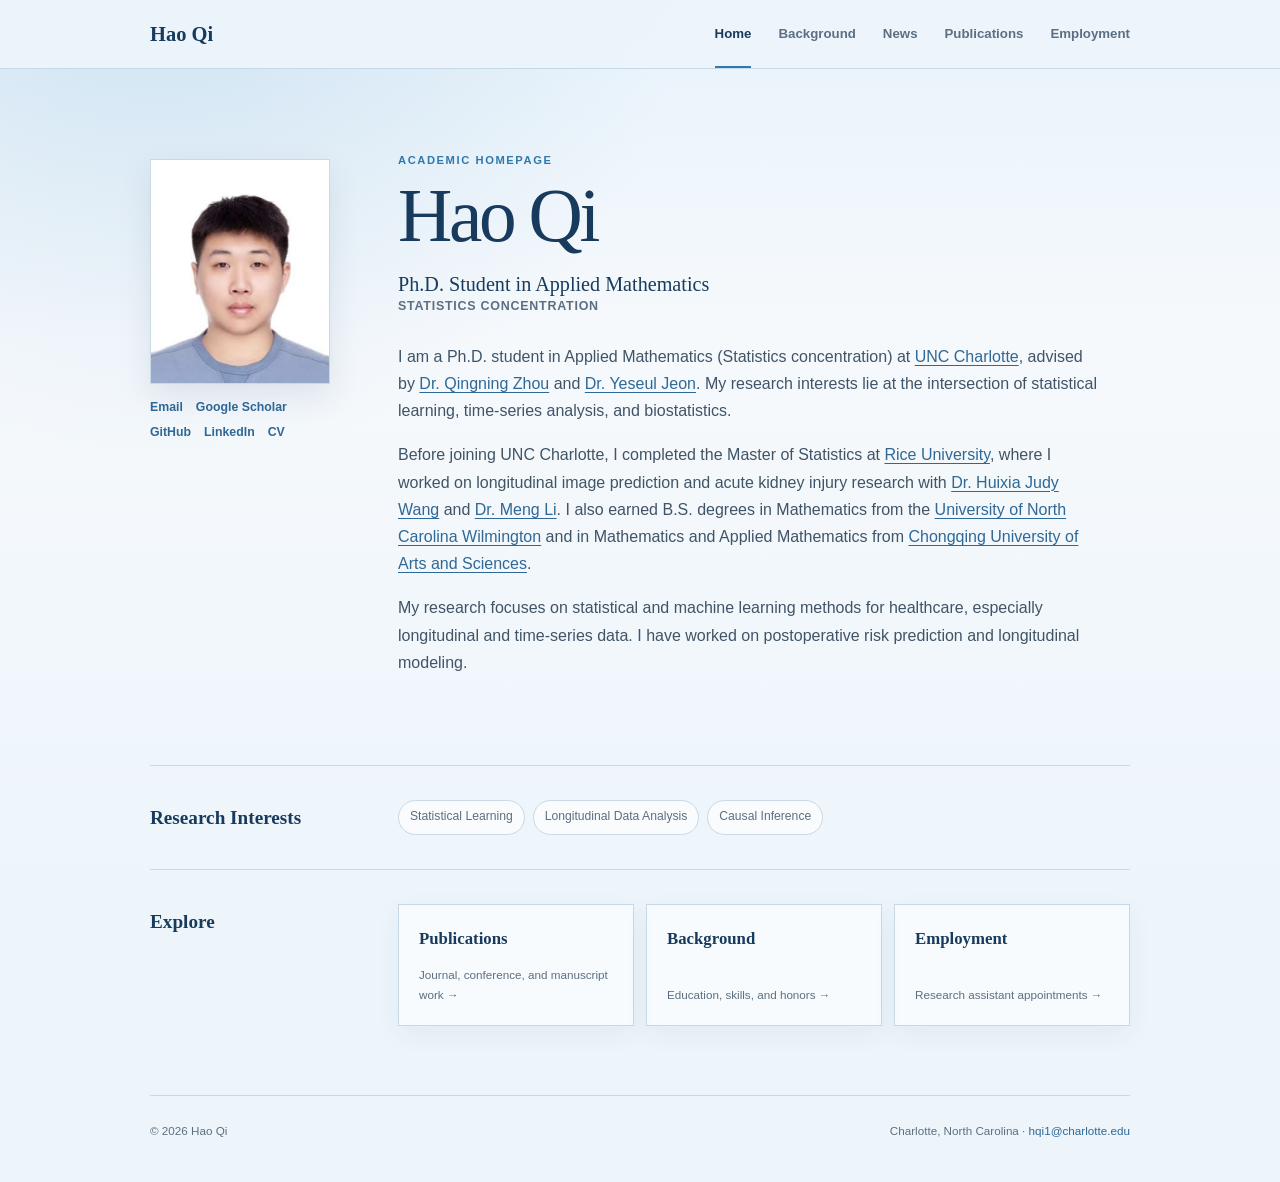
<file: index.html>
<!DOCTYPE html>
<html lang="en">
<head>
  <meta charset="UTF-8">
  <meta name="viewport" content="width=device-width, initial-scale=1.0">
  <title>Hao Qi | Academic Homepage</title>
  <meta name="description" content="Hao Qi is a Ph.D. student in Applied Mathematics (Statistics) at UNC Charlotte, working on statistical learning, time series, and biomedical data.">
  <meta name="author" content="Hao Qi">
  <meta name="theme-color" content="#edf5fb">
  <meta property="og:type" content="website">
  <meta property="og:url" content="https://qih33333.github.io/">
  <meta property="og:title" content="Hao Qi | Academic Homepage">
  <meta property="og:description" content="Ph.D. student in Applied Mathematics (Statistics) at UNC Charlotte.">
  <link rel="icon" href="profile.jpg" type="image/jpeg">
  <link rel="stylesheet" href="styles.css">
  <script type="application/ld+json">
  {
    "@context": "https://schema.org",
    "@type": "Person",
    "name": "Hao Qi",
    "url": "https://qih33333.github.io/",
    "image": "https://qih33333.github.io/profile.jpg",
    "email": "mailto:hqi1@charlotte.edu",
    "jobTitle": "Ph.D. Student in Applied Mathematics (Statistics)",
    "affiliation": {"@type": "CollegeOrUniversity", "name": "University of North Carolina at Charlotte"},
    "sameAs": ["https://scholar.google.com/citations?user=Q3fgVZwAAAAJ&hl=en", "https://github.com/qih33333", "https://www.linkedin.com/in/hao-qi-rice333/"]
  }
  </script>
</head>
<body>
  <a class="skip-link" href="#main-content">Skip to content</a>
  <header class="site-header">
    <div class="nav-shell">
      <a class="site-name" href="index.html">Hao Qi</a>
      <button class="menu-toggle" type="button" aria-expanded="false" aria-controls="site-nav">
        <span></span><span></span><span></span><span class="sr-only">Open navigation</span>
      </button>
      <nav class="site-nav" id="site-nav" aria-label="Main navigation">
        <a href="index.html" aria-current="page">Home</a>
        <a href="background.html">Background</a>
        <a href="news.html">News</a>
        <a href="publications.html">Publications</a>
        <a href="employment.html">Employment</a>
      </nav>
    </div>
  </header>

  <main id="main-content" class="site-main">
    <section class="intro-section">
      <div class="portrait-column">
        <img class="profile-photo" src="profile.jpg" alt="Portrait of Hao Qi" width="220" height="280">
        <div class="profile-links" aria-label="Contact and profiles">
          <a href="mailto:hqi1@charlotte.edu">Email</a>
          <a href="https://scholar.google.com/citations?user=Q3fgVZwAAAAJ&hl=en" target="_blank" rel="noopener">Google Scholar</a>
          <a href="https://github.com/qih33333" target="_blank" rel="noopener">GitHub</a>
          <a href="https://www.linkedin.com/in/hao-qi-rice333/" target="_blank" rel="noopener">LinkedIn</a>
          <a href="CV.pdf" target="_blank" rel="noopener">CV</a>
        </div>
      </div>

      <div class="intro-copy">
        <p class="eyebrow">Academic homepage</p>
        <h1>Hao Qi</h1>
        <p class="role">Ph.D. Student in Applied Mathematics <span>Statistics Concentration</span></p>

        <div class="about-copy">
          <p>
            I am a Ph.D. student in Applied Mathematics (Statistics concentration) at
            <a href="https://www.charlotte.edu/" target="_blank" rel="noopener">UNC Charlotte</a>, advised by
            <a href="https://sites.google.com/view/qingningzhou" target="_blank" rel="noopener">Dr. Qingning Zhou</a> and
            <a href="https://sites.google.com/view/jeons9677" target="_blank" rel="noopener">Dr. Yeseul Jeon</a>.
            My research interests lie at the intersection of statistical learning, time-series analysis, and biostatistics.
          </p>
          <p>
            Before joining UNC Charlotte, I completed the Master of Statistics at
            <a href="https://www.rice.edu/" target="_blank" rel="noopener">Rice University</a>, where I worked on
            longitudinal image prediction and acute kidney injury research with
            <a href="https://profiles.rice.edu/faculty/huixia-judy-wang" target="_blank" rel="noopener">Dr. Huixia Judy Wang</a> and
            <a href="https://profiles.rice.edu/faculty/meng-li" target="_blank" rel="noopener">Dr. Meng Li</a>.
            I also earned B.S. degrees in Mathematics from the
            <a href="https://uncw.edu/" target="_blank" rel="noopener">University of North Carolina Wilmington</a>
            and in Mathematics and Applied Mathematics from
            <a href="https://www.cqwu.edu.cn/" target="_blank" rel="noopener">Chongqing University of Arts and Sciences</a>.
          </p>
          <p>
            My research focuses on statistical and machine learning methods for healthcare, especially longitudinal and time-series
            data. I have worked on postoperative risk prediction and longitudinal modeling.
          </p>
        </div>
      </div>
    </section>

    <section class="home-section" aria-labelledby="interests-title">
      <div class="section-label"><h2 id="interests-title">Research Interests</h2></div>
      <div class="section-content interest-list">
        <span>Statistical Learning</span>
        <span>Longitudinal Data Analysis</span>
        <span>Causal Inference</span>
      </div>
    </section>

    <section class="home-section home-links" aria-labelledby="explore-title">
      <div class="section-label"><h2 id="explore-title">Explore</h2></div>
      <div class="section-content explore-grid">
        <a href="publications.html"><strong>Publications</strong><span>Journal, conference, and manuscript work →</span></a>
        <a href="background.html"><strong>Background</strong><span>Education, skills, and honors →</span></a>
        <a href="employment.html"><strong>Employment</strong><span>Research assistant appointments →</span></a>
      </div>
    </section>
  </main>

  <footer class="site-footer">
    <p>© 2026 Hao Qi</p>
    <p>Charlotte, North Carolina · <a href="mailto:hqi1@charlotte.edu">hqi1@charlotte.edu</a></p>
  </footer>
  <script src="script.js"></script>
</body>
</html>
</file>
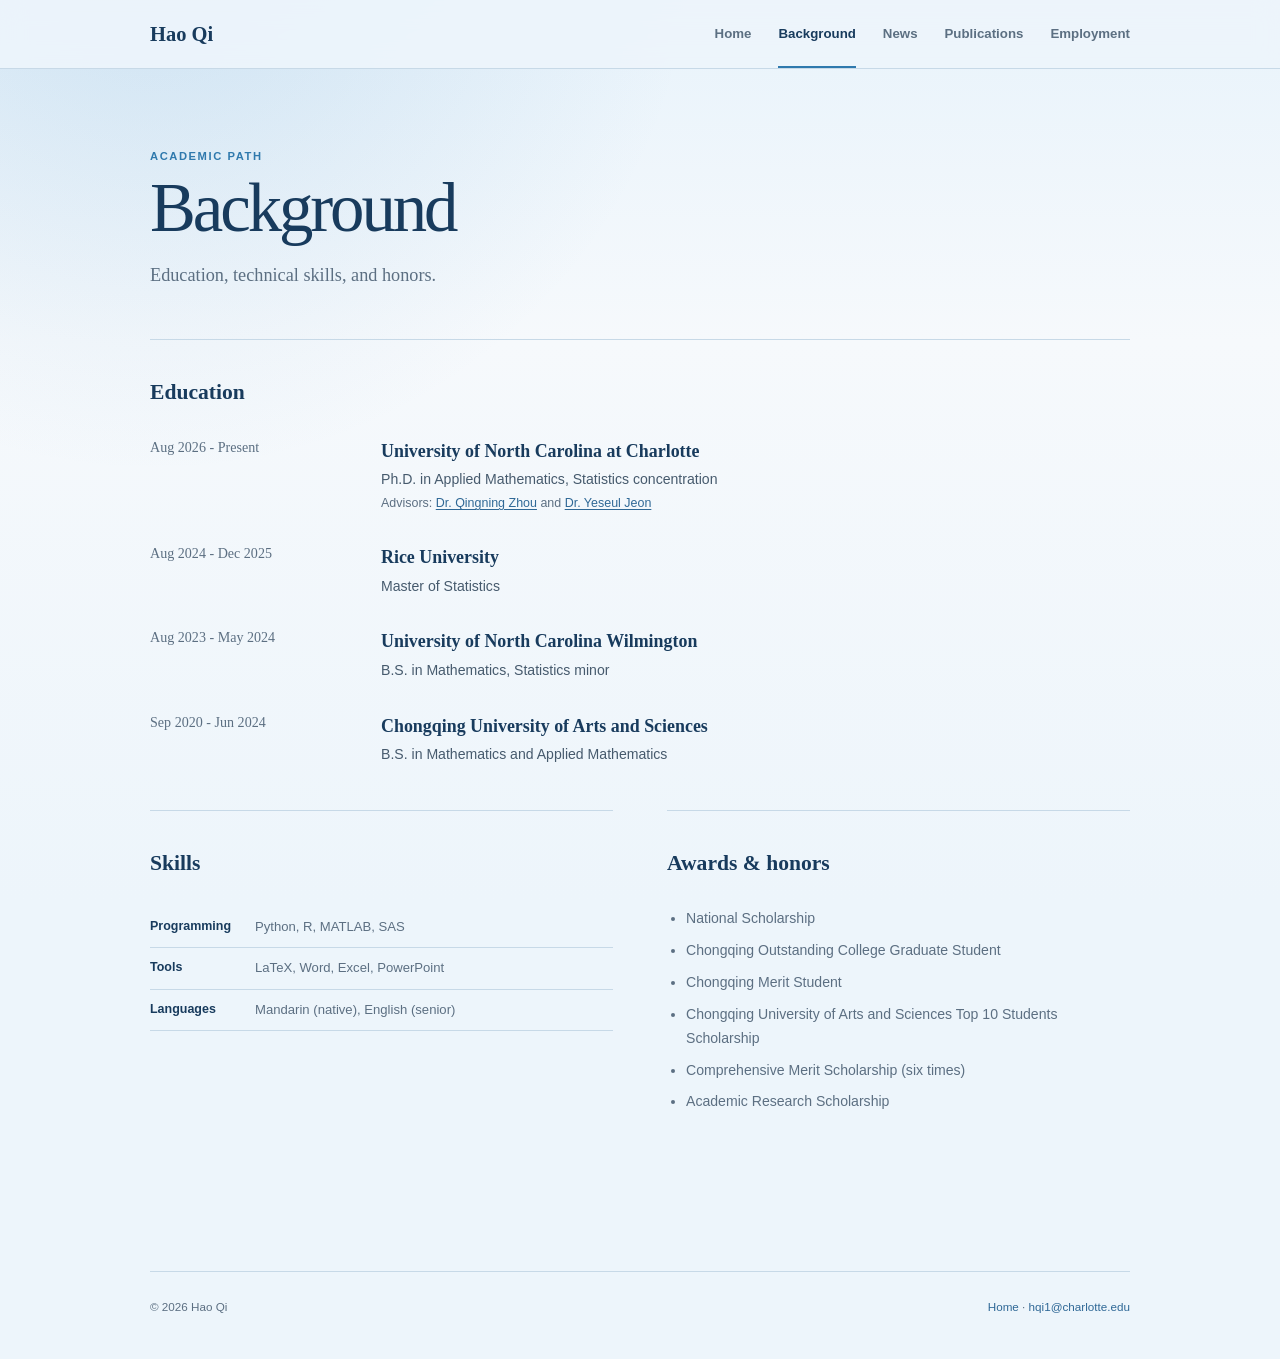
<file: background.html>
<!DOCTYPE html>
<html lang="en">
<head>
  <meta charset="UTF-8">
  <meta name="viewport" content="width=device-width, initial-scale=1.0">
  <title>Background | Hao Qi</title>
  <meta name="description" content="Education, technical skills, and honors of Hao Qi.">
  <meta name="theme-color" content="#edf5fb">
  <link rel="icon" href="profile.jpg" type="image/jpeg">
  <link rel="stylesheet" href="styles.css">
</head>
<body>
  <a class="skip-link" href="#main-content">Skip to content</a>
  <header class="site-header">
    <div class="nav-shell">
      <a class="site-name" href="index.html">Hao Qi</a>
      <button class="menu-toggle" type="button" aria-expanded="false" aria-controls="site-nav">
        <span></span><span></span><span></span><span class="sr-only">Open navigation</span>
      </button>
      <nav class="site-nav" id="site-nav" aria-label="Main navigation">
        <a href="index.html">Home</a>
        <a href="background.html" aria-current="page">Background</a>
        <a href="news.html">News</a>
        <a href="publications.html">Publications</a>
        <a href="employment.html">Employment</a>
      </nav>
    </div>
  </header>

  <main id="main-content" class="site-main inner-page">
    <header class="page-header">
      <p class="eyebrow">Academic path</p>
      <h1>Background</h1>
      <p>Education, technical skills, and honors.</p>
    </header>

    <section class="background-section" aria-labelledby="education-title">
      <h2 id="education-title">Education</h2>
      <div class="education-list">
        <article class="education-item">
          <time>Aug 2026 - Present</time>
          <div>
            <h3>University of North Carolina at Charlotte</h3>
            <p>Ph.D. in Applied Mathematics, Statistics concentration</p>
            <p class="detail">Advisors: <a href="https://sites.google.com/view/qingningzhou" target="_blank" rel="noopener">Dr. Qingning Zhou</a> and <a href="https://sites.google.com/view/jeons9677" target="_blank" rel="noopener">Dr. Yeseul Jeon</a></p>
          </div>
        </article>
        <article class="education-item">
          <time>Aug 2024 - Dec 2025</time>
          <div>
            <h3>Rice University</h3>
            <p>Master of Statistics</p>
          </div>
        </article>
        <article class="education-item">
          <time>Aug 2023 - May 2024</time>
          <div>
            <h3>University of North Carolina Wilmington</h3>
            <p>B.S. in Mathematics, Statistics minor</p>
          </div>
        </article>
        <article class="education-item">
          <time>Sep 2020 - Jun 2024</time>
          <div>
            <h3>Chongqing University of Arts and Sciences</h3>
            <p>B.S. in Mathematics and Applied Mathematics</p>
          </div>
        </article>
      </div>
    </section>

    <div class="background-grid">
      <section class="background-section" aria-labelledby="skills-title">
        <h2 id="skills-title">Skills</h2>
        <dl class="fact-list">
          <div><dt>Programming</dt><dd>Python, R, MATLAB, SAS</dd></div>
          <div><dt>Tools</dt><dd>LaTeX, Word, Excel, PowerPoint</dd></div>
          <div><dt>Languages</dt><dd>Mandarin (native), English (senior)</dd></div>
        </dl>
      </section>

      <section class="background-section" aria-labelledby="honors-title">
        <h2 id="honors-title">Awards &amp; honors</h2>
        <ul class="honor-list">
          <li>National Scholarship</li>
          <li>Chongqing Outstanding College Graduate Student</li>
          <li>Chongqing Merit Student</li>
          <li>Chongqing University of Arts and Sciences Top 10 Students Scholarship</li>
          <li>Comprehensive Merit Scholarship (six times)</li>
          <li>Academic Research Scholarship</li>
        </ul>
      </section>
    </div>

  </main>

  <footer class="site-footer">
    <p>© 2026 Hao Qi</p>
    <p><a href="index.html">Home</a> · <a href="mailto:hqi1@charlotte.edu">hqi1@charlotte.edu</a></p>
  </footer>
  <script src="script.js"></script>
</body>
</html>
</file>
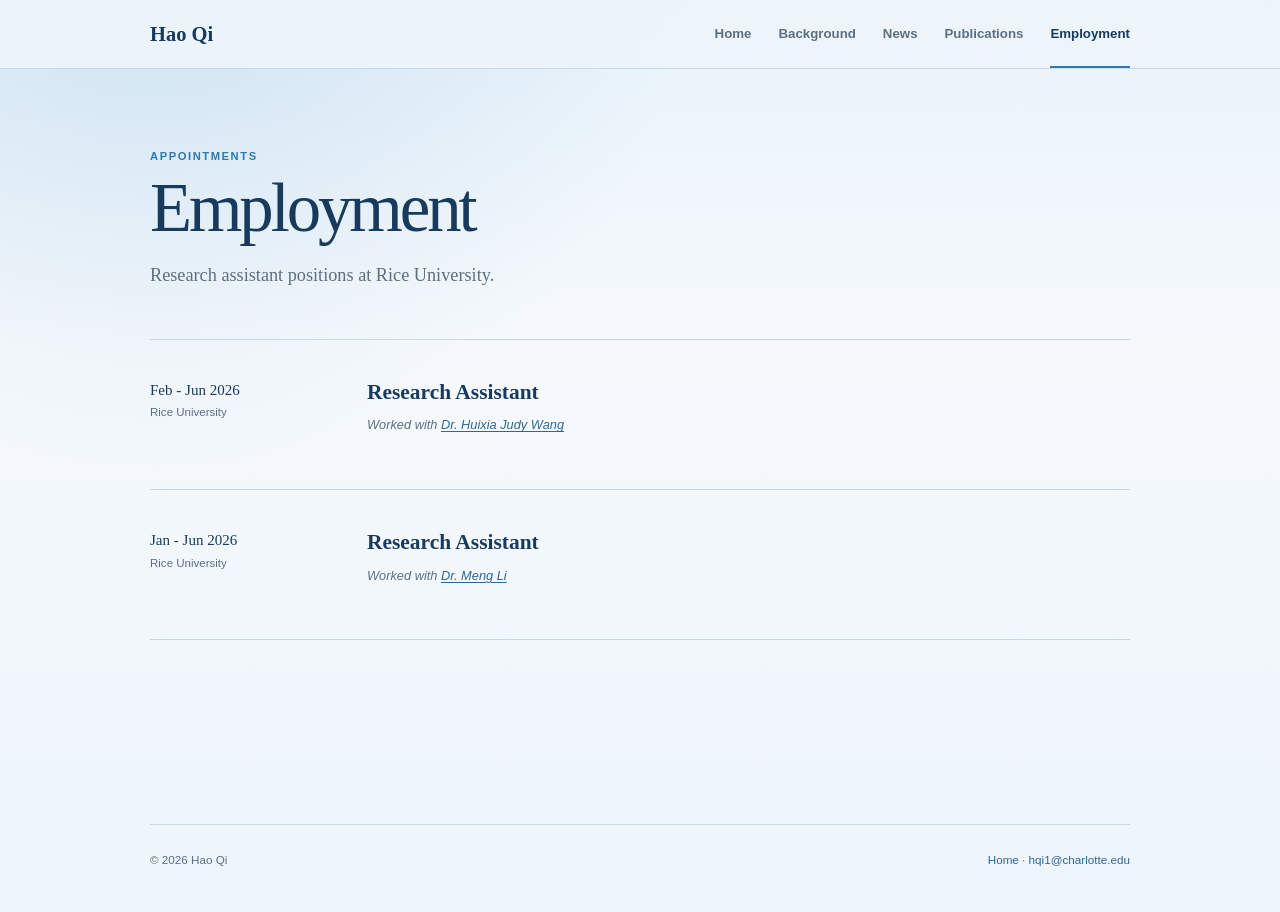
<file: employment.html>
<!DOCTYPE html>
<html lang="en">
<head>
  <meta charset="UTF-8">
  <meta name="viewport" content="width=device-width, initial-scale=1.0">
  <title>Employment | Hao Qi</title>
  <meta name="description" content="Research assistant appointments held by Hao Qi.">
  <meta name="theme-color" content="#edf5fb">
  <link rel="icon" href="profile.jpg" type="image/jpeg">
  <link rel="stylesheet" href="styles.css">
</head>
<body>
  <a class="skip-link" href="#main-content">Skip to content</a>
  <header class="site-header">
    <div class="nav-shell">
      <a class="site-name" href="index.html">Hao Qi</a>
      <button class="menu-toggle" type="button" aria-expanded="false" aria-controls="site-nav">
        <span></span><span></span><span></span><span class="sr-only">Open navigation</span>
      </button>
      <nav class="site-nav" id="site-nav" aria-label="Main navigation">
        <a href="index.html">Home</a>
        <a href="background.html">Background</a>
        <a href="news.html">News</a>
        <a href="publications.html">Publications</a>
        <a href="employment.html" aria-current="page">Employment</a>
      </nav>
    </div>
  </header>

  <main id="main-content" class="site-main inner-page">
    <header class="page-header">
      <p class="eyebrow">Appointments</p>
      <h1>Employment</h1>
      <p>Research assistant positions at Rice University.</p>
    </header>

    <section class="research-list" aria-label="Employment history">
      <article class="research-item">
        <div class="research-side">
          <time>Feb - Jun 2026</time>
          <span>Rice University</span>
        </div>
        <div class="research-body">
          <h2>Research Assistant</h2>
          <p class="supervisor">Worked with <a href="https://profiles.rice.edu/faculty/huixia-judy-wang" target="_blank" rel="noopener">Dr. Huixia Judy Wang</a></p>
        </div>
      </article>

      <article class="research-item">
        <div class="research-side">
          <time>Jan - Jun 2026</time>
          <span>Rice University</span>
        </div>
        <div class="research-body">
          <h2>Research Assistant</h2>
          <p class="supervisor">Worked with <a href="https://profiles.rice.edu/faculty/meng-li" target="_blank" rel="noopener">Dr. Meng Li</a></p>
        </div>
      </article>
    </section>
  </main>

  <footer class="site-footer">
    <p>© 2026 Hao Qi</p>
    <p><a href="index.html">Home</a> · <a href="mailto:hqi1@charlotte.edu">hqi1@charlotte.edu</a></p>
  </footer>
  <script src="script.js"></script>
</body>
</html>
</file>
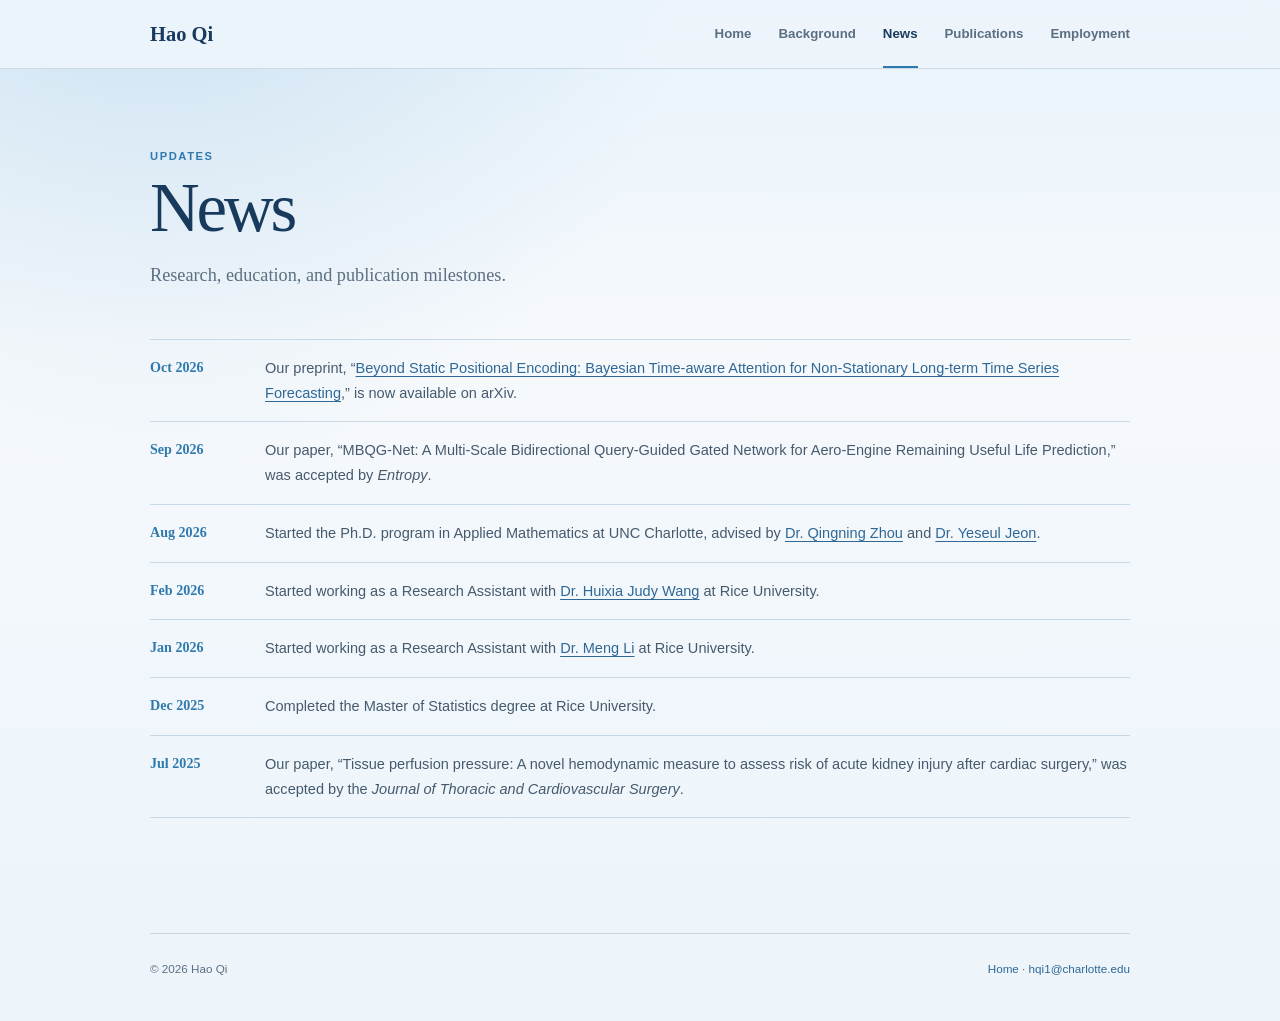
<file: news.html>
<!DOCTYPE html>
<html lang="en">
<head>
  <meta charset="UTF-8">
  <meta name="viewport" content="width=device-width, initial-scale=1.0">
  <title>News | Hao Qi</title>
  <meta name="description" content="Academic and research updates from Hao Qi.">
  <meta name="theme-color" content="#edf5fb">
  <link rel="icon" href="profile.jpg" type="image/jpeg">
  <link rel="stylesheet" href="styles.css">
</head>
<body>
  <a class="skip-link" href="#main-content">Skip to content</a>
  <header class="site-header">
    <div class="nav-shell">
      <a class="site-name" href="index.html">Hao Qi</a>
      <button class="menu-toggle" type="button" aria-expanded="false" aria-controls="site-nav">
        <span></span><span></span><span></span><span class="sr-only">Open navigation</span>
      </button>
      <nav class="site-nav" id="site-nav" aria-label="Main navigation">
        <a href="index.html">Home</a>
        <a href="background.html">Background</a>
        <a href="news.html" aria-current="page">News</a>
        <a href="publications.html">Publications</a>
        <a href="employment.html">Employment</a>
      </nav>
    </div>
  </header>

  <main id="main-content" class="site-main inner-page">
    <header class="page-header">
      <p class="eyebrow">Updates</p>
      <h1>News</h1>
      <p>Research, education, and publication milestones.</p>
    </header>

    <section class="news-list" aria-label="News and updates">
      <article class="news-row">
        <time datetime="2026-10">Oct 2026</time>
        <p>Our preprint, “<a href="https://arxiv.org/abs/2610.19603" target="_blank" rel="noopener">Beyond Static Positional Encoding: Bayesian Time-aware Attention for Non-Stationary Long-term Time Series Forecasting</a>,” is now available on arXiv.</p>
      </article>
      <article class="news-row">
        <time datetime="2026-09">Sep 2026</time>
        <p>Our paper, “MBQG-Net: A Multi-Scale Bidirectional Query-Guided Gated Network for Aero-Engine Remaining Useful Life Prediction,” was accepted by <em>Entropy</em>.</p>
      </article>
      <article class="news-row">
        <time datetime="2026-08">Aug 2026</time>
        <p>Started the Ph.D. program in Applied Mathematics at UNC Charlotte, advised by <a href="https://sites.google.com/view/qingningzhou" target="_blank" rel="noopener">Dr. Qingning Zhou</a> and <a href="https://sites.google.com/view/jeons9677" target="_blank" rel="noopener">Dr. Yeseul Jeon</a>.</p>
      </article>
      <article class="news-row">
        <time datetime="2026-02">Feb 2026</time>
        <p>Started working as a Research Assistant with <a href="https://profiles.rice.edu/faculty/huixia-judy-wang" target="_blank" rel="noopener">Dr. Huixia Judy Wang</a> at Rice University.</p>
      </article>
      <article class="news-row">
        <time datetime="2026-01">Jan 2026</time>
        <p>Started working as a Research Assistant with <a href="https://profiles.rice.edu/faculty/meng-li" target="_blank" rel="noopener">Dr. Meng Li</a> at Rice University.</p>
      </article>
      <article class="news-row">
        <time datetime="2025-12">Dec 2025</time>
        <p>Completed the Master of Statistics degree at Rice University.</p>
      </article>
      <article class="news-row">
        <time datetime="2025-07">Jul 2025</time>
        <p>Our paper, “Tissue perfusion pressure: A novel hemodynamic measure to assess risk of acute kidney injury after cardiac surgery,” was accepted by the <em>Journal of Thoracic and Cardiovascular Surgery</em>.</p>
      </article>
    </section>
  </main>

  <footer class="site-footer">
    <p>© 2026 Hao Qi</p>
    <p><a href="index.html">Home</a> · <a href="mailto:hqi1@charlotte.edu">hqi1@charlotte.edu</a></p>
  </footer>
  <script src="script.js"></script>
</body>
</html>
</file>
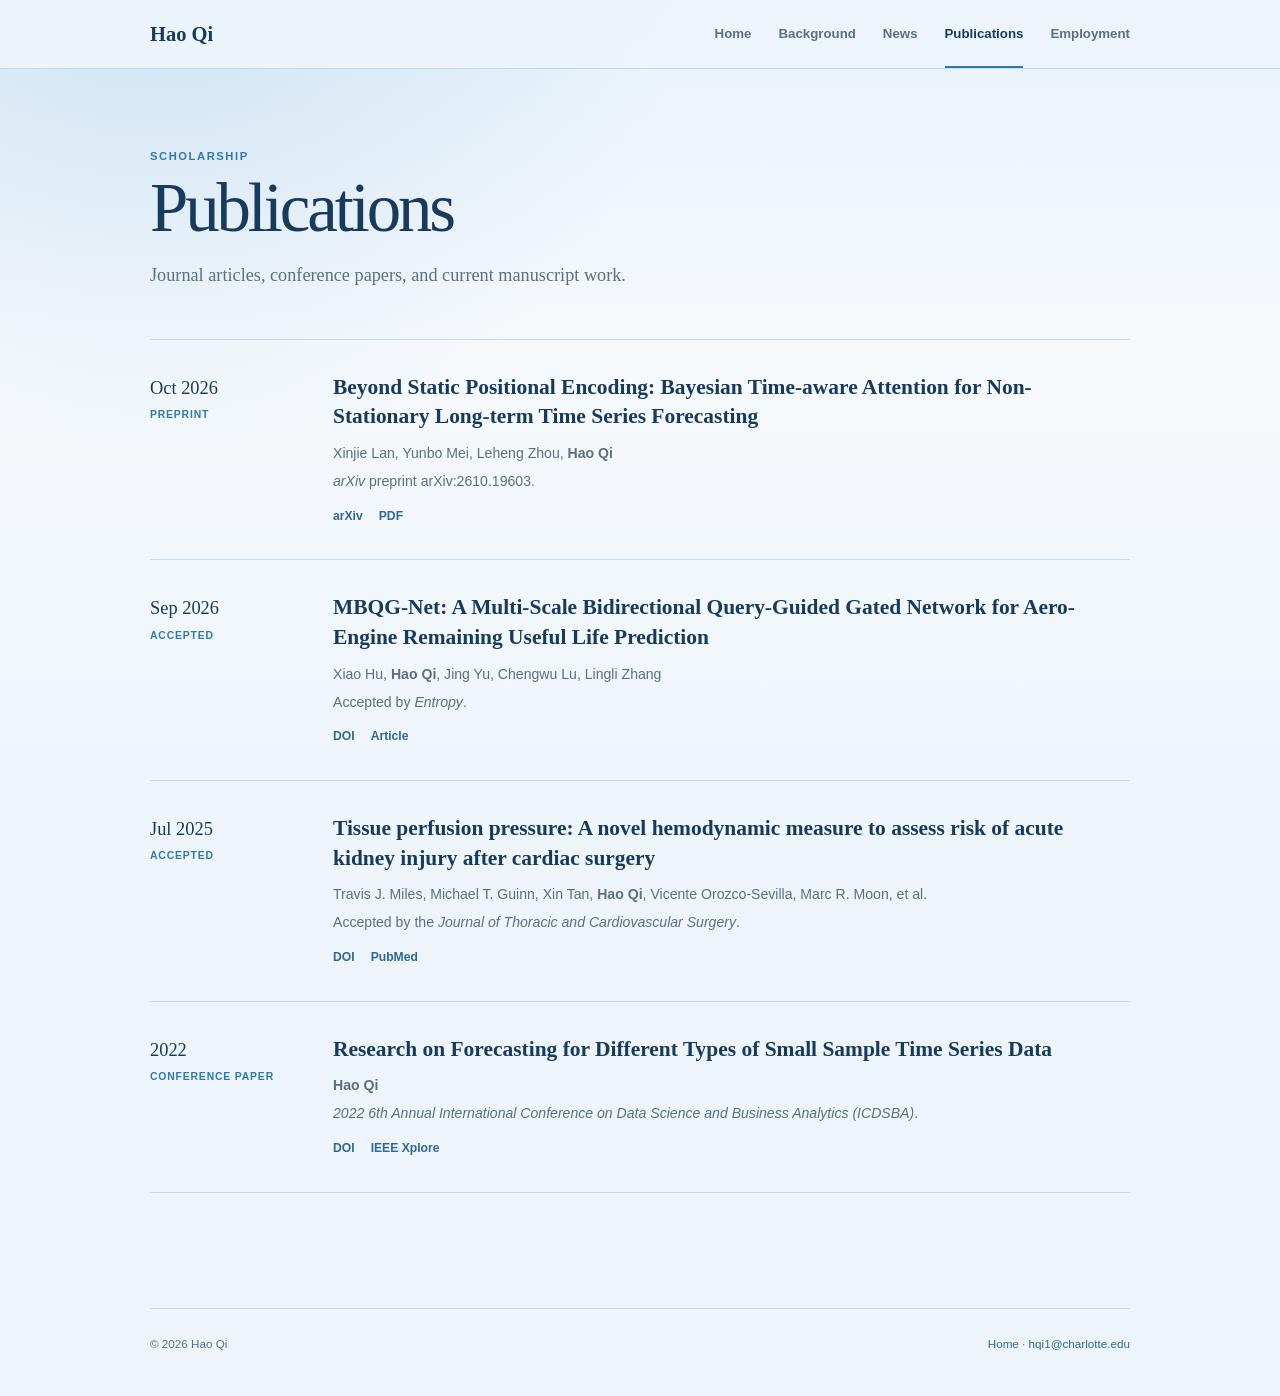
<file: publications.html>
<!DOCTYPE html>
<html lang="en">
<head>
  <meta charset="UTF-8">
  <meta name="viewport" content="width=device-width, initial-scale=1.0">
  <title>Publications | Hao Qi</title>
  <meta name="description" content="Publications and manuscripts by Hao Qi in biostatistics, machine learning, and time-series forecasting.">
  <meta name="theme-color" content="#edf5fb">
  <link rel="icon" href="profile.jpg" type="image/jpeg">
  <link rel="stylesheet" href="styles.css">
</head>
<body>
  <a class="skip-link" href="#main-content">Skip to content</a>
  <header class="site-header">
    <div class="nav-shell">
      <a class="site-name" href="index.html">Hao Qi</a>
      <button class="menu-toggle" type="button" aria-expanded="false" aria-controls="site-nav">
        <span></span><span></span><span></span><span class="sr-only">Open navigation</span>
      </button>
      <nav class="site-nav" id="site-nav" aria-label="Main navigation">
        <a href="index.html">Home</a>
        <a href="background.html">Background</a>
        <a href="news.html">News</a>
        <a href="publications.html" aria-current="page">Publications</a>
        <a href="employment.html">Employment</a>
      </nav>
    </div>
  </header>

  <main id="main-content" class="site-main inner-page">
    <header class="page-header">
      <p class="eyebrow">Scholarship</p>
      <h1>Publications</h1>
      <p>Journal articles, conference papers, and current manuscript work.</p>
    </header>

    <section class="publication-list" aria-label="Publication list">
      <article class="publication-item">
        <div class="publication-meta"><time datetime="2026-10">Oct 2026</time><span>Preprint</span></div>
        <div>
          <h2>Beyond Static Positional Encoding: Bayesian Time-aware Attention for Non-Stationary Long-term Time Series Forecasting</h2>
          <p class="authors">Xinjie Lan, Yunbo Mei, Leheng Zhou, <strong>Hao Qi</strong></p>
          <p class="venue"><em>arXiv</em> preprint arXiv:2610.19603.</p>
          <p class="item-links">
            <a href="https://arxiv.org/abs/2610.19603" target="_blank" rel="noopener">arXiv</a>
            <a href="https://arxiv.org/pdf/2610.19603" target="_blank" rel="noopener">PDF</a>
          </p>
        </div>
      </article>

      <article class="publication-item">
        <div class="publication-meta"><time datetime="2026-09">Sep 2026</time><span>Accepted</span></div>
        <div>
          <h2>MBQG-Net: A Multi-Scale Bidirectional Query-Guided Gated Network for Aero-Engine Remaining Useful Life Prediction</h2>
          <p class="authors">Xiao Hu, <strong>Hao Qi</strong>, Jing Yu, Chengwu Lu, Lingli Zhang</p>
          <p class="venue">Accepted by <em>Entropy</em>.</p>
          <p class="item-links">
            <a href="https://doi.org/10.3390/e28101082" target="_blank" rel="noopener">DOI</a>
            <a href="https://www.mdpi.com/1099-4300/28/10/1082" target="_blank" rel="noopener">Article</a>
          </p>
        </div>
      </article>

      <article class="publication-item">
        <div class="publication-meta"><time datetime="2025-07">Jul 2025</time><span>Accepted</span></div>
        <div>
          <h2>Tissue perfusion pressure: A novel hemodynamic measure to assess risk of acute kidney injury after cardiac surgery</h2>
          <p class="authors">Travis J. Miles, Michael T. Guinn, Xin Tan, <strong>Hao Qi</strong>, Vicente Orozco-Sevilla, Marc R. Moon, et al.</p>
          <p class="venue">Accepted by the <em>Journal of Thoracic and Cardiovascular Surgery</em>.</p>
          <p class="item-links">
            <a href="https://doi.org/10.1016/j.jtcvs.2025.07.009" target="_blank" rel="noopener">DOI</a>
            <a href="https://pubmed.ncbi.nlm.nih.gov/40680825/" target="_blank" rel="noopener">PubMed</a>
          </p>
        </div>
      </article>

      <article class="publication-item">
        <div class="publication-meta"><time>2022</time><span>Conference paper</span></div>
        <div>
          <h2>Research on Forecasting for Different Types of Small Sample Time Series Data</h2>
          <p class="authors"><strong>Hao Qi</strong></p>
          <p class="venue"><em>2022 6th Annual International Conference on Data Science and Business Analytics (ICDSBA)</em>.</p>
          <p class="item-links">
            <a href="https://doi.org/10.1109/ICDSBA57203.2022.00035" target="_blank" rel="noopener">DOI</a>
            <a href="https://ieeexplore.ieee.org/document/10129477/" target="_blank" rel="noopener">IEEE Xplore</a>
          </p>
        </div>
      </article>
    </section>
  </main>

  <footer class="site-footer">
    <p>© 2026 Hao Qi</p>
    <p><a href="index.html">Home</a> · <a href="mailto:hqi1@charlotte.edu">hqi1@charlotte.edu</a></p>
  </footer>
  <script src="script.js"></script>
</body>
</html>
</file>
<file: styles.css>
:root {
  --ink: #1b2b3b;
  --muted: #5c6f82;
  --navy: #183b5d;
  --blue: #2f6896;
  --accent: #2f79ad;
  --paper: #edf5fb;
  --white: #ffffff;
  --soft: #e1edf6;
  --line: #c7d9e7;
  --serif: Georgia, "Times New Roman", serif;
  --sans: -apple-system, BlinkMacSystemFont, "Segoe UI", Helvetica, Arial, sans-serif;
  --content: 980px;
}

* {
  box-sizing: border-box;
}

html {
  scroll-behavior: smooth;
}

body {
  margin: 0;
  color: var(--ink);
  background-color: var(--paper);
  background-image:
    radial-gradient(circle at 12% -8%, rgba(92, 157, 207, 0.2), transparent 34rem),
    linear-gradient(180deg, #e8f3fb 0%, #f6f9fc 38%, #edf5fb 100%);
  background-attachment: fixed;
  font-family: var(--sans);
  font-size: 16px;
  line-height: 1.7;
  -webkit-font-smoothing: antialiased;
}

a {
  color: var(--blue);
  text-underline-offset: 0.18em;
  text-decoration-thickness: 1px;
}

a:hover,
a:focus-visible {
  color: var(--accent);
}

img {
  display: block;
  max-width: 100%;
}

.sr-only {
  position: absolute;
  width: 1px;
  height: 1px;
  padding: 0;
  margin: -1px;
  overflow: hidden;
  clip: rect(0, 0, 0, 0);
  white-space: nowrap;
  border: 0;
}

.skip-link {
  position: fixed;
  top: 10px;
  left: 10px;
  z-index: 1000;
  transform: translateY(-160%);
  padding: 8px 12px;
  background: var(--navy);
  color: var(--white);
}

.skip-link:focus {
  transform: translateY(0);
}

.site-header {
  position: sticky;
  top: 0;
  z-index: 100;
  border-bottom: 1px solid var(--line);
  background: rgba(237, 245, 251, 0.92);
  backdrop-filter: blur(12px);
}

.nav-shell {
  width: min(calc(100% - 40px), var(--content));
  min-height: 68px;
  margin: 0 auto;
  display: flex;
  align-items: center;
  justify-content: space-between;
}

.site-name {
  color: var(--navy);
  font-family: var(--serif);
  font-size: 1.28rem;
  font-weight: 700;
  text-decoration: none;
}

.site-nav {
  display: flex;
  align-items: center;
  gap: 27px;
}

.site-nav a {
  position: relative;
  color: var(--muted);
  font-size: 0.83rem;
  font-weight: 650;
  text-decoration: none;
}

.site-nav a:hover,
.site-nav a:focus-visible,
.site-nav a[aria-current="page"] {
  color: var(--navy);
}

.site-nav a[aria-current="page"]::after {
  position: absolute;
  right: 0;
  bottom: -23px;
  left: 0;
  height: 2px;
  content: "";
  background: var(--accent);
}

.menu-toggle {
  display: none;
  width: 40px;
  height: 40px;
  padding: 8px;
  border: 0;
  background: transparent;
  color: var(--navy);
}

.menu-toggle > span:not(.sr-only) {
  display: block;
  height: 1px;
  margin: 6px 0;
  background: currentColor;
  transition: transform 160ms ease, opacity 160ms ease;
}

.site-main {
  width: min(calc(100% - 40px), var(--content));
  margin: 0 auto;
}

.intro-section {
  padding: 82px 0 72px;
  display: grid;
  grid-template-columns: 190px minmax(0, 1fr);
  gap: 58px;
  align-items: start;
}

.portrait-column {
  padding-top: 8px;
}

.profile-photo {
  width: 180px;
  height: 225px;
  object-fit: cover;
  object-position: center 30%;
  border: 1px solid var(--line);
  background: var(--white);
  box-shadow: 0 12px 30px rgba(24, 59, 93, 0.1);
  filter: saturate(0.86);
}

.profile-links {
  width: 180px;
  margin-top: 13px;
  display: flex;
  flex-wrap: wrap;
  gap: 4px 13px;
}

.profile-links a {
  font-size: 0.77rem;
  font-weight: 650;
  text-decoration: none;
}

.eyebrow {
  margin: 0 0 8px;
  color: var(--accent);
  font-size: 0.7rem;
  font-weight: 800;
  letter-spacing: 0.14em;
  text-transform: uppercase;
}

.intro-copy h1,
.page-header h1 {
  margin: 0;
  color: var(--navy);
  font-family: var(--serif);
  font-size: clamp(3.1rem, 7vw, 4.7rem);
  font-weight: 500;
  line-height: 1;
  letter-spacing: -0.045em;
}

.role {
  margin: 17px 0 27px;
  color: var(--navy);
  font-family: var(--serif);
  font-size: 1.26rem;
  line-height: 1.4;
}

.role span {
  display: block;
  color: var(--muted);
  font-family: var(--sans);
  font-size: 0.78rem;
  font-weight: 700;
  letter-spacing: 0.06em;
  text-transform: uppercase;
}

.about-copy {
  max-width: 700px;
}

.about-copy p {
  margin: 0 0 17px;
  color: #405467;
}

.home-section {
  padding: 34px 0;
  display: grid;
  grid-template-columns: 190px 1fr;
  gap: 58px;
  border-top: 1px solid var(--line);
}

.section-label h2 {
  margin: 2px 0 0;
  color: var(--navy);
  font-family: var(--serif);
  font-size: 1.2rem;
  font-weight: 600;
}

.interest-list {
  display: flex;
  flex-wrap: wrap;
  gap: 8px;
}

.interest-list span {
  padding: 5px 11px;
  border: 1px solid var(--line);
  border-radius: 999px;
  background: rgba(255, 255, 255, 0.64);
  color: var(--muted);
  font-size: 0.76rem;
}

.news-list {
  border-top: 1px solid var(--line);
}

.news-row {
  padding: 16px 0;
  display: grid;
  grid-template-columns: 95px 1fr;
  gap: 20px;
  border-bottom: 1px solid var(--line);
}

.news-row time {
  color: var(--accent);
  font-family: var(--serif);
  font-size: 0.88rem;
  font-weight: 600;
}

.news-row p {
  margin: 0;
  color: #465a6d;
  font-size: 0.91rem;
}

.explore-grid {
  display: grid;
  grid-template-columns: repeat(3, 1fr);
  gap: 12px;
}

.explore-grid a {
  min-height: 122px;
  padding: 20px;
  display: flex;
  flex-direction: column;
  justify-content: space-between;
  border: 1px solid var(--line);
  background: rgba(255, 255, 255, 0.62);
  box-shadow: 0 8px 24px rgba(24, 59, 93, 0.055);
  text-decoration: none;
  transition: border-color 160ms ease, transform 160ms ease;
}

.explore-grid a:hover,
.explore-grid a:focus-visible {
  border-color: var(--accent);
  transform: translateY(-2px);
}

.explore-grid strong {
  color: var(--navy);
  font-family: var(--serif);
  font-size: 1.05rem;
}

.explore-grid span {
  color: var(--muted);
  font-size: 0.73rem;
}

.inner-page {
  min-height: calc(100vh - 180px);
  min-height: calc(100svh - 180px);
  padding-bottom: 80px;
}

.page-header {
  max-width: 720px;
  padding: 78px 0 48px;
}

.page-header h1 {
  font-size: clamp(3rem, 7vw, 4.3rem);
}

.page-header > p:last-child {
  max-width: 620px;
  margin: 17px 0 0;
  color: var(--muted);
  font-family: var(--serif);
  font-size: 1.14rem;
}

.publication-list,
.research-list {
  border-top: 1px solid var(--line);
}

.publication-item {
  padding: 33px 0;
  display: grid;
  grid-template-columns: 145px 1fr;
  gap: 38px;
  border-bottom: 1px solid var(--line);
}

.publication-meta time,
.publication-meta span {
  display: block;
}

.publication-meta time {
  color: var(--navy);
  font-family: var(--serif);
  font-size: 1.15rem;
}

.publication-meta span {
  margin-top: 2px;
  color: var(--accent);
  font-size: 0.65rem;
  font-weight: 800;
  letter-spacing: 0.08em;
  text-transform: uppercase;
}

.publication-item h2,
.research-body h2 {
  max-width: 760px;
  margin: 0 0 10px;
  color: var(--navy);
  font-family: var(--serif);
  font-size: 1.34rem;
  font-weight: 600;
  line-height: 1.38;
}

.authors,
.venue {
  margin: 4px 0;
  color: var(--muted);
  font-size: 0.88rem;
}

.item-links {
  margin: 12px 0 0;
  display: flex;
  gap: 16px;
}

.item-links a {
  font-size: 0.76rem;
  font-weight: 750;
  text-decoration: none;
}

.research-item {
  padding: 38px 0;
  display: grid;
  grid-template-columns: 175px 1fr;
  gap: 42px;
  border-bottom: 1px solid var(--line);
}

.research-side time,
.research-side span {
  display: block;
}

.research-side time {
  color: var(--navy);
  font-family: var(--serif);
  font-size: 0.94rem;
}

.research-side span {
  color: var(--muted);
  font-size: 0.72rem;
}

.research-body .supervisor {
  margin: -3px 0 15px;
  color: var(--muted);
  font-size: 0.8rem;
  font-style: italic;
}

.research-body ul {
  margin: 0;
  padding-left: 20px;
  color: #465a6d;
  font-size: 0.91rem;
}

.research-body li + li {
  margin-top: 5px;
}

.tag-line {
  margin: 15px 0 0;
  color: var(--accent);
  font-size: 0.72rem;
  font-weight: 700;
}

.background-section {
  padding: 34px 0 42px;
  border-top: 1px solid var(--line);
}

.background-section > h2 {
  margin: 0 0 25px;
  color: var(--navy);
  font-family: var(--serif);
  font-size: 1.35rem;
  font-weight: 600;
}

.education-item {
  padding: 0 0 27px;
  display: grid;
  grid-template-columns: 195px 1fr;
  gap: 36px;
}

.education-item:last-child {
  padding-bottom: 0;
}

.education-item time {
  color: var(--muted);
  font-family: var(--serif);
  font-size: 0.88rem;
}

.education-item h3 {
  margin: 0 0 2px;
  color: var(--navy);
  font-family: var(--serif);
  font-size: 1.12rem;
  font-weight: 600;
}

.education-item p {
  margin: 1px 0;
  color: #465a6d;
  font-size: 0.88rem;
}

.education-item .detail {
  color: var(--muted);
  font-size: 0.78rem;
}

.background-grid {
  display: grid;
  grid-template-columns: 1fr 1fr;
  gap: 54px;
}

.fact-list {
  margin: 0;
}

.fact-list > div {
  padding: 9px 0;
  display: grid;
  grid-template-columns: 105px 1fr;
  border-bottom: 1px solid var(--line);
}

.fact-list dt {
  color: var(--navy);
  font-size: 0.78rem;
  font-weight: 750;
}

.fact-list dd {
  margin: 0;
  color: var(--muted);
  font-size: 0.82rem;
}

.honor-list {
  margin: 0;
  padding-left: 19px;
  color: var(--muted);
  font-size: 0.88rem;
}

.honor-list li + li {
  margin-top: 8px;
}

.site-footer {
  width: min(calc(100% - 40px), var(--content));
  margin: 35px auto 0;
  padding: 25px 0 42px;
  display: flex;
  justify-content: space-between;
  gap: 24px;
  border-top: 1px solid var(--line);
  color: var(--muted);
  font-size: 0.73rem;
}

.site-footer p {
  margin: 0;
}

.site-footer a {
  text-decoration: none;
}

@media (max-width: 760px) {
  .menu-toggle {
    display: block;
  }

  .menu-toggle[aria-expanded="true"] > span:nth-child(1) {
    transform: translateY(7px) rotate(45deg);
  }

  .menu-toggle[aria-expanded="true"] > span:nth-child(2) {
    opacity: 0;
  }

  .menu-toggle[aria-expanded="true"] > span:nth-child(3) {
    transform: translateY(-7px) rotate(-45deg);
  }

  .site-nav {
    position: absolute;
    top: 68px;
    right: 0;
    left: 0;
    display: none;
    padding: 19px 20px 23px;
    flex-direction: column;
    align-items: flex-start;
    gap: 15px;
    border-bottom: 1px solid var(--line);
    background: var(--paper);
  }

  .site-nav.open {
    display: flex;
  }

  .site-nav a[aria-current="page"]::after {
    display: none;
  }

  .intro-section {
    padding-top: 56px;
    grid-template-columns: 150px minmax(0, 1fr);
    gap: 34px;
  }

  .profile-photo,
  .profile-links {
    width: 145px;
  }

  .profile-photo {
    height: 181px;
  }

  .home-section {
    grid-template-columns: 150px 1fr;
    gap: 34px;
  }

  .explore-grid {
    grid-template-columns: 1fr;
  }

  .background-grid {
    grid-template-columns: 1fr;
    gap: 0;
  }
}

@media (max-width: 560px) {
  .nav-shell,
  .site-main,
  .site-footer {
    width: min(calc(100% - 30px), var(--content));
  }

  .intro-section {
    padding: 46px 0 52px;
    grid-template-columns: 1fr;
    gap: 29px;
  }

  .portrait-column {
    display: flex;
    gap: 17px;
    align-items: end;
  }

  .profile-photo {
    width: 112px;
    height: 140px;
  }

  .profile-links {
    width: auto;
    margin-bottom: 2px;
    flex-direction: column;
    gap: 2px;
  }

  .intro-copy h1,
  .page-header h1 {
    font-size: 3.05rem;
  }

  .role {
    font-size: 1.12rem;
  }

  .home-section {
    grid-template-columns: 1fr;
    gap: 20px;
  }

  .news-row,
  .publication-item,
  .research-item,
  .education-item {
    grid-template-columns: 1fr;
    gap: 9px;
  }

  .page-header {
    padding: 52px 0 38px;
  }

  .publication-item,
  .research-item {
    padding: 27px 0;
  }

  .site-footer {
    display: block;
  }

  .site-footer p + p {
    margin-top: 5px;
  }
}

@media (prefers-reduced-motion: reduce) {
  html {
    scroll-behavior: auto;
  }

  *,
  *::before,
  *::after {
    transition-duration: 0.01ms !important;
  }
}
</file>
